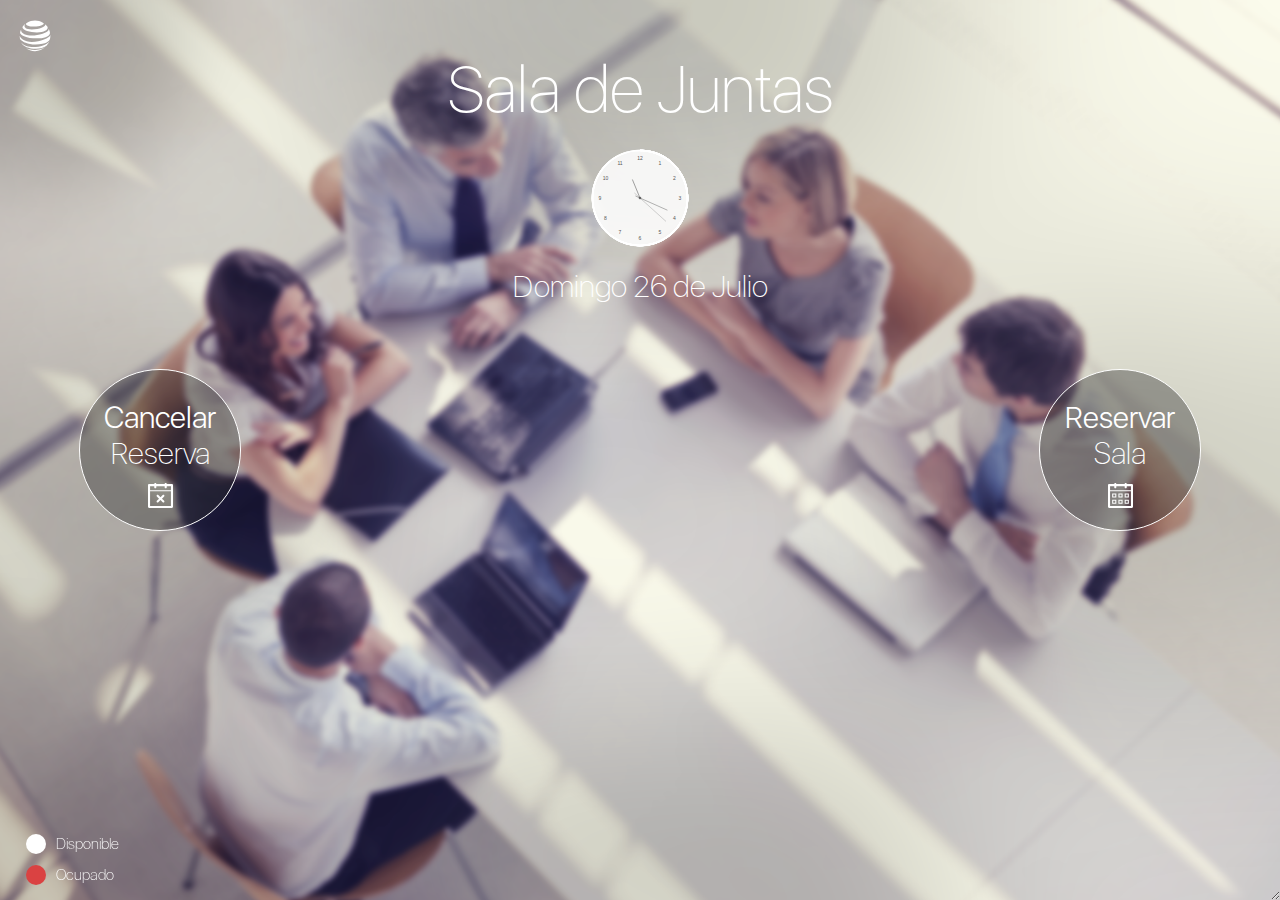
<file: Reserva/sala/index.html>
<!DOCTYPE html>
<html lang="es" ng-app="Hall">

<head>
    <meta charset="UTF-8">
    <title>Sala</title>

    <meta name="format-detection" content="telephone=no" />
    <meta name="msapplication-tap-highlight" content="no" />
    <meta name="apple-mobile-web-app-capable" content="yes" />
    <meta name="viewport" content="user-scalable=no, initial-scale=1, maximum-scale=1, minimum-scale=1, width=device-width, height=device-height" />

    <!-- References css -->
    <link rel="stylesheet" href="assets/css/normalize.css">
    <link rel="stylesheet" href="assets/css/main.style.css">


    <!-- modules -->
    <link rel="stylesheet" href="app/components/calendar/calendar.style.css">
    <link rel="stylesheet" href="app/components/home/home.style.css">
    <link rel="stylesheet" href="app/components/confirmacion/confirmacion.style.css">

    <!-- directives -->
    <link rel="stylesheet" href="app/shared/ng-calendar/ng-calendar.style.css">
    <link rel="stylesheet" href="app/shared/ng-alert/ng-alert.style.css">
    <link rel="stylesheet" href="app/shared/spin/assets/spin.style.css">

    <link rel="stylesheet" href="assets/css/main.style.temp.css">
</head>

<body ng-controller="AppController">

    <spin source="spinLabel" ng-show="spin"></spin>
    <div ng-view></div>

	<!-- References js -->
	<script src="assets/js/angular.min.js"></script>
    <script src="assets/js/angular-locale_es-mx.js"></script>
    
	<script src="assets/js/angular-route.min.js"></script>
    <script src="assets/js/angular-touch.min.js"></script>
	<script src="assets/js/raphael.min.js"></script>
	
    <script src="assets/js/util.js"></script>

	<script src="assets/libs/ng-autocomplete.js"></script>

	<!-- libs -->
	<script src="assets/libs/prototype.getweek.js"></script>
	<script src="assets/libs/prototype.isempty.js"></script>
    <script src="assets/libs/prototype.vash.js"></script>

    <script src="app/app.module.js"></script>
    <script src="app/app.controller.js"></script>
    <script src="app/app.router.js"></script>
   
    <!-- services -->
	<script src="app/shared/services/phone-provider.service.js"></script>
	<script src="app/shared/services/reservas.service.js"></script>
	
	<!-- filters -->
	<script src="app/shared/filters/titlecase.filter.js"></script>

	<!-- directives -->
	<script src="app/shared/ng-calendar/ng-calendar.directive.js"></script>
	<script src="app/shared/ng-alert/ng-alert.directive.js"></script>
	<script src="app/shared/ng-clock/ng-clock.directive.js"></script>
	<script src="app/shared/ng-clock/ng-clock.plugin.js"></script>
	<script src="app/shared/ng-chabe/chabe.directive.js"></script>
    <script src="app/shared/spin/spin.directive.js"></script>

    <script src="app/components/home/home.controller.js"></script>
    <script src="app/components/calendar/calendar.controller.js"></script>
    <script src="app/components/confirmacion/confirmacion.controller.js"></script>
    <script src="app/components/busqueda/busqueda.controller.js"></script>
    <script src="app/components/reservacion/reservacion.controller.js"></script>

</body>

</html>
</file>
<file: Reserva/sala/assets/css/main.style.css>
@font-face {
    font-family: 'Omnes Light';
    src: url('../font/SF-UI-Display-Light.otf') format('truetype')
}

@font-face {
    font-family: 'Omnes Thin';
    src: url('../font/SF-UI-Display-Thin.otf') format('truetype')
}

@font-face {
    font-family: 'Omnes Regular';
    src: url('../font/SF-UI-Display-Regular.otf') format('truetype')
}

@font-face {
    font-family: 'Omnes Medium';
    src: url('../font/SF-UI-Display-Medium.otf') format('truetype')
}




/*@font-face {
    font-family: 'Omnes Light';
    src: url('../font/Omnes_ATTW02Light.ttf') format('truetype')
}

@font-face {
    font-family: 'Omnes Regular';
    src: url('../font/Omnes_ATTW02.ttf') format('truetype')
}

@font-face {
    font-family: 'Omnes Medium';
    src: url('../font/Omnes_ATTW02Medium.ttf') format('truetype')
}*/

body {
    font-family: 'Omnes Thin', Arial;
    font-weight: 100;
    color: #333;
    font-size: 26px;
}

body,
*:not(input,textarea) {
    -webkit-user-select: none;
    -webkit-touch-callout: none;
    -webkit-tap-highlight-color: rgba(0, 0, 0, 0);
}


.medium {
    font-family: 'Omnes Regular';
    color: #333!important;
}
.medium::-webkit-input-placeholder {
    color: #747474!important;
    font-family: 'Omnes Light';
    opacity: 0.8;
}
.gray {
    color: #333!important;
}
.reservacion-input {
    margin-top: 23px!important;
}
.ng-alert .combo-input.reservacion-input input{
    padding-bottom: 5px!important;
}
ul {
    padding: 0;
    margin: 0;
    list-style: none;
}
::-webkit-input-placeholder {
   color: #747474;
}

b{
    font-family: 'Omnes Light', Arial;
    font-weight: 100;
}

.disable-select {
  -webkit-user-select: none;  
  -moz-user-select: none;    
  -ms-user-select: none;      
  user-select: none;
}

.transition-left{
      margin-left: -100%!important;
      transition: .5s;
}
.transition-right{
      margin-left: 200%!important;
      transition: .5s;
}


@media only screen 
  and (min-device-width: 320px) 
  and (max-device-width: 736px) 
  and (-webkit-min-device-pixel-ratio: 2)
  and (orientation: portrait) { 
      .ng-clock section.section-middle .section-button {
          position: absolute!important;
          bottom: 100px!important;
          width: 90px!important;
          height: 90px!important;
      }
      
      .ng-clock section.section-middle .section-button > div.section-buton-content {
          font-size: 14px!important;
      }
      
      .icon-tache,
      .icon-calendario {
          width: 20px!important;
          height: 20px!important;
          bottom: 13px!important;
          left: 35px!important;
      }
      
      .section-main-header {
          font-size: 36px!important;
          font-weight: 600!important;
      }
      
      .section-main {
          width: calc(100% - 40px)!important;
          position: absolute!important;
          left: 20px!important;
          height: auto!important;
      }
      
      div.section-button.left-button {
          left: 20px!important;
      }
      
      .ng-clock section.section-middle .section-button.right-button {
          left: calc(100% - 115px)!important;
      }
      
      .section-main-date {
          font-size: 25px!important;
          font-weight: 600!important;
      }
      
      div.ng-clock footer.section-footer {
          height: 70px !important;
          width: 100% !important;
      }
      
      .color-disponible {
          margin-top: 0!important;
      }
      
      .color-ocupado {
          margin-top: 0!important;
      }
      
      .section-footer ul li {
          width: 100%;
          float: left;
          padding-left: 20px;
          padding-bottom: 8px;
      }
      /*Calendario*/
      
      footer > .x-text {
          font-size: 14px !important;
          width: 135px !important;
          left: 20px !important;
          top: 10px !important;
          padding-top:5px;
      }
      
      footer > .hour {
          position: absolute !important;
          left: 20px;
          padding-left: 0 !important;
          font-size: 16px!important;
          top: 47px;
      }
      
      footer > .hour > span {
          font-size: 26px!important;
      }
      
      /*Predictivo*/
      .ng-alert > article.predictivo {
          padding-top: 130px!important;
          height: 450px!important;
      }
      .alert-date-day {
          font-size: 25px!important;
      }
      .alert-date-number {
          font-size: 45px!important;
      }
      .alert-date-month {
          font-size: 25px!important;
      }
      .alert-hour-number {
          font-size: 50px!important;
      }
      .alert-hour-time {
          font-size: 30px!important;
          margin-top: -14px!important;
      }
      .alert-center-word{
          font-size: 30px;
      }
      .ng-alert .alert-subtitle {
          font-size: 18px!important;
      }
      .combo-correo-nombre {
          height: 260px!important;
      }
      .button-right {
          top: 205px!important;
      }
      .resultados {
        position: absolute!important;
        top: 30px!important;
          height: 217px!important;
        background-image: url(../../assets/img/12_fondoblur.png);
          background-position-y: 390px;
        left: 20px!important;
        width: 100%!important;
          
      }
      .ng-alert > article.predictivo .combo-input.reservacion-input{
          position: absolute!important;
          top: 50px;
          width: 100%!important;
      }
      .ng-alert > article.predictivo .combo-input.reservacion-input.correo-electronico {
          top: 100px;
      }
      .combo-select {
        position: absolute;
        top: 100px;
        right: -30px;
      }
      .ng-alert > article > content .alert-content-section{
          width: 90%!important;
padding-left: 0px!important;
      }
      .ng-alert .combo-input.chabe-input {
          width: 90%!important;
      }
      .ng-alert > article.predictivo {
          top: 150px!important;
      }
      .ng-alert.ng-alert-ocuped > article {
          height: 483px!important;
      }
      .ng-alert-ocuped .alert-date-separator {
          display: none;
      }
}
</file>
<file: Reserva/sala/app/components/calendar/calendar.style.css>
calendar > a{
	position: absolute;
	text-decoration: none;
    color: #333;
}
calendar > a > .ico-back{
	height: 18px;
	width: 12px;
	position: absolute;
	left: 20px;
	top: 22px;
	z-index: 2px;
	background-size: 100% auto;
	background-repeat: no-repeat;
	background-image: url(../../../assets/img/08_izquierda.svg);
}

calendar > a > span{
	padding-left: 40px;
	font-size: 17px;
	line-height: 3.7;
}
</file>
<file: Reserva/sala/app/components/home/home.style.css>
.ng-clock {
    width: 100%;
    text-align: center;
    background-image: url(../../../assets/img/10_fondoreloj.png);
    background-size: cover;
    background-repeat: no-repeat;
    height: 100vh;
    margin: 0 auto;
    display: flex;
    justify-content: center;
    align-items: center;
    resize: both;
    overflow: auto;
}

svg {
    display: none;
}

svg:first-of-type {
    display: block;
}

#holder {
    height: 500px;
    width: 500px;
    color: white;
    margin: 0 auto;
}

.section-main {
    width: 50%;
    height: 100vh;
}

.section-main-header {
    font-size: 65px;
    font-weight: 100;
    color: #fff;
    margin: 50px auto 20px auto;
}

.section-main-date {
    font-size: 30px;
    font-weight: 100;
    color: #fff;
    margin: 20px auto;
}

.ng-clock section.section-middle {
    width: 25%;
    /*    background: red;*/
}

.ng-clock section.section-middle .section-button {
    margin: 0 auto;
    display: flex;
    justify-content: center;
    /*align-items: center;*/
    overflow: auto;
    width: 160px;
    height: 160px;
    background: rgba(44, 44, 44, 0.38);
    border-radius: 100px;
    border: 1px solid #fff;
    position: relative;
}

.section-button a {
    text-decoration: none;
    color: #fff;
}

.ng-clock section.section-middle .section-button > div.section-buton-content {
    color: #fff;
    font-size: 30px;
    padding: 10%;
    padding-top: 18%;
}

.ng-clock footer.section-footer {
    position: fixed;
    left: 0;
    bottom: 0;
    background: rgba(0, 0, 0, 0);
    color: #fff;
    margin: 1em;
    padding: 0;
    height: 50px!important;
}

.footer-element {
    font-size: 15px;
}

.logo-att {
    width: 40px;
    height: 40px;
    background: url(../../../assets/img/01_logoatt.svg);
    background-size: cover;
    position: absolute;
    top: 15px;
    left: 15px;
}

.icon-tache {
    width: 25px;
    height: 25px;
    background: url(../../../assets/img/iconocancelarreserva.svg);
    background-size: cover;
    position: absolute;
    bottom: 22px;
    left: 68px;
}

.icon-calendario {
    width: 25px;
    height: 25px;
    background: url(../../../assets/img/iconoapartarsala.svg);
    background-size: cover;
    position: absolute;
    bottom: 22px;
    left: 68px;
}

.color-disponible {
    width: 20px;
    height: 20px;
    background: white;
    float: left;
    margin-right: 10px;
    margin-top: 10px;
    border-radius: 10px;
}

.color-ocupado {
    width: 20px;
    height: 20px;
    background: #da4242;
    float: left;
    margin-right: 10px;
    margin-top: 10px;
    border-radius: 10px;
}


/*Laptops*/

@media screen and (min-device-width: 1200px) and (max-device-width: 1600px) and (-webkit-min-device-pixel-ratio: 1) {
    #holder {
        height: 100px;
        width: 100px;
        margin: 0 auto;
    }
}


/*iPad*/

@media only screen and (min-device-width: 768px) and (max-device-width: 1024px) and (orientation: portrait) and (-webkit-min-device-pixel-ratio: 1) {
    #holder {
        height: 400px;
        width: 400px;
        margin: 0 auto;
    }
}


/*iPhone Portrait*/

@media only screen and (min-device-width: 320px) and (max-device-width: 480px) and (-webkit-min-device-pixel-ratio: 2) and (orientation: portrait) {
    #holder {
        height: 300px;
        width: 300px;
        margin: 0 auto;
    }
}
</file>
<file: Reserva/sala/app/components/confirmacion/confirmacion.style.css>
.alert-date-separator-predictivo {
    width: 1px;
    height: 130px;
    position: absolute;
    left: 330px;
    top: 20px;
    background: #747474;
}

.ng-alert > article.predictivo {
    /*    height: 750px;*/
    width: 100%;
    background: rgba(255, 255, 255, 0);
    overflow: hidden;
    margin: 0 auto;
    position: absolute;
    top: 0;
    left: 0;
    margin-left: 0;
    padding-top: 170px;
    -webkit-transition: all ease 0.3s;
}

.ng-alert > article.predictivo.open {
    height: 750px;
}

.ng-alert > article.predictivo .combo-input {
    border-bottom: 1px solid #6a6a6a;
    margin: 25px auto 10px auto;
    width: 290px;
    position: relative;
    float: left;
    margin-right: 20px;
}

.ng-alert a > .ico-back {
    height: 18px;
    width: 12px;
    position: absolute;
    left: 20px;
    top: 22px;
    z-index: 2px;
    background-size: 100% auto;
    background-repeat: no-repeat;
    background-image: url(../../../assets/img/08_izquierda.svg);
}

.ng-alert a > span {
    padding-left: 45px;
    font-size: 20px;
    line-height: 3.2;
    position: absolute;
    left: 0px;
    top: 0px;
    color: #666;
}

.predice-resultado {
    color: #ffffff;
    text-transform: capitalize;
    font-weight: 200;
    text-align: left;
    padding-left: 10px
}

.resultados {
    overflow: auto;
    height: 417px;
    font-size: 20px;
    float: left;
}

.resultados ul li {}

.button-right {
    position: absolute;
    right: 20px;
    border: 0;
    border-radius: 3px;
    top: 50px;
    padding: 2px 20px 3px;
    color: rgb(255, 255, 255);
    font-size: 25px;
    -webkit-appearance: none;
    font-family: 'Omnes Light', Arial;
    background: rgb(36, 139, 193);
    letter-spacing: 2px;
}

.ng-alert .regresar-predictivo a > span {
    padding-left: 40px;
    font-size: 17px;
    line-height: 2.9;
    position: absolute;
    left: 0px;
    top: 7px;
    color: #333;
}

.plugin-selectbox {
    width: 190px;
    height: 35px;
    display: inline-block;
    background: #d9d9d9;
    vertical-align: bottom;
    border: 1px solid #747474;
    margin-top: 2px;
    margin-left: 5px;
    font-size: 20px;
    line-height: 35px;
    padding-left: 10px;
    position: relative;
}

.plugin-selectbox-flecha {
    position: absolute;
    border-left: 1px solid #747474;
    width: 30px;
    right: 0;
    top: 0;
    display: block;
    height: 100%;
    background: url(../../../assets/img/13_flechitaabajo.svg);
    background-size: 20px;
    background-repeat: no-repeat;
    background-position: 5px;
}

.ng-alert > article.predictivo .combo-input.correo-electronico {
    width: 180px;
    float: left;
    margin-right: 20px;
}

.combo-select {
    width: 240px;
    float: left;
    text-align: left;
    margin-top: 20px;
}

.combo-correo-nombre {
    height: 85px!important;
}

.plugin-elements {
    display: none;
    background: #d9d9d9;
    position: absolute;
    left: -1px;
    border: 1px solid #747474;
    width: 159px;
    padding-left: 10px
}

.plugin-elements.open {
    display: block;
}

.on-confirm {
    background-color: rgb(200, 200, 200);
}


/* UPDATE */

.header-busqueda {
    height: 85px !important;
    position: absolute;
    width: 100%;
    left: 0;
    top: 80px;
}

.chabe-title {
    margin: 0;
    font-weight: 200;
    font-family: 'Omnes Regular';
    color: #333 !important;
}

.chabe-input {
    width: 440px!important;
    position: relative;
}

.chabe-resultados {
    width: 440px !important;
    margin: -25px auto 25px;
    color: #4A4A4A !important;
    font-size: 17px !important;
    font-family: 'Omnes Regular';
    text-align: left;
    background: #D8D8D8;
    overflow-x: hidden;
    overflow-y: auto;
    height: 160px;
}

.chabe-resultados ul {}

.chabe-resultados ul li {
    padding: 5px;
    border-bottom: 1px solid #979797;
}

.chabe-clear {
    position: absolute;
    width: 14px;
    height: 14px;
    background-image: url(../../../assets/img/26_TACHE_SMALL_gris.svg);
    background-repeat: no-repeat;
    background-size: cover;
    right: 0;
    top: 10px;
}

.chabe-input > input {
    font-size: 23px!important;
    padding-bottom: 5px !important;
    text-align: left;
    padding: 0;
    padding-left: 0!important;
    border: 0;
    background: none;
    font-family: 'Omnes Light';
    color: #333 !important;
    width: 100%;
}

.chabe-input > input::-webkit-input-placeholder {
    color: #747474 !important;
}

.ng-alert > article.predictivo {
    /*    height: 750px;*/
    width: 100%;
    background: rgba(255, 255, 255, 0);
    overflow: hidden;
    margin: 0 auto;
    position: absolute;
    top: 300px;
    left: 0;
    margin-left: 0;
    padding-top: 0;
    -webkit-transition: all ease 0.3s;
}

.chabe-footer {
    position: absolute!important;
    bottom: 0!important;
    right: 0!important;
    background-color: rgba(255, 255, 255, 0)!important;
}

section.motivo-junta {
    color: black;
    font-size: 20px;
    font-weight: bold;
}

section.motivo-junta > div > span {
    font-weight: lighter;
}
</file>
<file: Reserva/sala/app/shared/ng-calendar/ng-calendar.style.css>
.ng-calendar{
	width: 100%;
	text-align: center;
	background-image: url(../../../assets/img/12_fondoblur.png);
	background-size: cover;
	background-repeat: no-repeat;
}
.ng-calendar > .header{
	height: 85px;
	width: inherit;
	line-height: 3;
	background-color: rgb(249,249,249);
	font-size: 30px;
}
.ng-calendar > .header-days{
	height: 63px;
	width: inherit;
	line-height: 2.6;
	background-color: rgb(249,249,249);
	margin-top: 3px;
	font-size: 25px;
	position: relative;
}
.ng-calendar > .header-days i.ico{
	height: 30px;
	width: 20px;
	position: absolute;
	top: 15px;
	background-size: 100% auto;
	background-repeat: no-repeat;
	display: block;
	cursor: pointer;
}
.ng-calendar > .header-days i.ico.disable{
	opacity: .2;
	cursor: default;
}
.ng-calendar > .header-days i.ico.ico-back{
	left: 2%;
	background-image: url(../../../assets/img/08_izquierda.svg);
}
.ng-calendar > .header-days i.ico.ico-forw{
	right: 2%;
	background-image: url(../../../assets/img/07_derecha.svg);
}
.ng-calendar > .header-days > ul{
	width: 92%;
	height: inherit;
	margin: auto 4% auto 4%;
}
.ng-calendar > .header-days > ul > li{
	width: 20%;
	height: inherit;
	float: left;
	overflow:hidden;
    white-space:nowrap;
    text-overflow: ellipsis;
}

.ng-calendar > .header-days > ul > li.today{
	font-family: 'Omnes Regular';
}
.ng-calendar > .header-days > ul > li.today > div{
	line-height: 1;
	margin-top: -20px;
	font-size: 14px;
}

.ng-calendar > .header-days > ul > li.last-day {
    color: rgb(200,200,200);
}
.ng-calendar > .hours{
	width: 92%;
	height: auto;
	margin-top: 15px;
	line-height: 1.8;
	margin-left: 4%;
	margin-right: 4%;
	font-size: 18px;
	overflow: auto;
}
.ng-calendar > .hours > ul{
	height: 100%;
	width: 18%;
	position: relative;
	margin: auto 1% auto 1%;
	float: left;
}
.ng-calendar > .hours > ul > li{
	width: 100%;
	margin: 0 1% 0 1%;
	height: 7.69%;
	position: relative;
	color: rgb(255,255,255);
}
.ng-calendar > .hours > ul > li > div{
	position: absolute;
	left: 0;
	right: 0;
	top: 4px;
	bottom: 4px;
	border: 2px solid rgba(255,255,255,.7);
	border-radius: 2px;
	cursor: pointer;
	font-size: 18px;
    line-height: 2.5;
    background-color: rgba(255,255,255,.2);
	background-size: 22px 22px;
	background-position: center;
	background-repeat: no-repeat;
}
.ng-calendar > .hours > ul > li > div > span{
	font-size: 14px;
}
.ng-calendar > .hours > ul > li > div.reserved{
	top: 0;
	bottom: 0;
	background-color: rgb(220,0,0);
	border:0;
	border-radius: 0;
	background-image: url(../../../assets/img/05_ocupado.svg);
    background-position-x: 140px;
}
.ng-calendar > .hours > ul > li > div.selected{
	top: 0;
	bottom: 0;
	/*background-color: rgb(148, 191, 55);*/
    line-height: 36px;
	border:0;
	border-radius: 0;
	background-image: url(../../../assets/img/06_seleccion.svg);
    background-position-x: 140px;
}



.ng-calendar > .hours > ul > li > div.out{
	top: 0;
	bottom: 0;
	background-color: rgba(200,200,200,.7);
	border:0;
	border-radius: 0;
	background-image: url(../../../assets/img/05_ocupado.svg);
    background-position-x: 140px;
}
.ng-calendar > .hours > ul > li > div.past{
	background-color: rgba(255,255,250,.6);
	border:0;
	border-radius: 0;
    line-height: 27px;
}

.ng-calendar > .hours > ul > li > div.alone{
	top: 6px;
	bottom: 4px;
}

.ng-calendar > .hours > ul > li > div.selected.alone {
    line-height: 25px!important;
}

footer {
	margin-top: 24px;
	padding-left: 30px;
	background-color: rgb(255,255,255);
	text-align: left;
	height: 90px;
	position: relative;
}
footer > .x-text{
    vertical-align: super;
    font-size: 25px;
    color: #666;
    position: absolute;
    left: 40px;
    top:30px;
}
footer > .hour{
    font-size: 28px;
    line-height: 1.6;
    padding-left: 370px;
    color: #666;
}
footer > .hour > span{
    font-size: 48px;
    color: #333;
}

footer > button{
	border: 0;
	float: right;
	margin-top: 20px;
	margin-right: 30px;
	padding: 12px;
	padding-bottom: 8px;
	padding-left: 40px;
	padding-right: 40px;
	color: rgb(255,255,255);
	border-radius: 3px;
	font-size: 25px;
	-webkit-appearance: none;
	font-family: 'Omnes Light', Arial;
	background-color: rgb(36, 139, 193);
	letter-spacing: 2px;
	font-weight: 200px;
}

footer > button.on-reserve{
	background-color: rgb(200,200,200);
}


/* @media */
@media (max-height: 1200px) {
  .ng-calendar > .hours > ul > li > div {
    /*font-size: 18px;*/
    /*line-height: 3.5;*/
  }
  .ng-calendar > .hours > ul > li > div > span {
    /*font-size: 14px;*/
  }
}
@media (max-height: 1100px) {
  .ng-calendar > .hours > ul > li > div {
    /*font-size: 18px;
    line-height: 2.5;
*/  }
  .ng-calendar > .hours > ul > li > div > span {
    font-size: 14px;
  }
}
@media (max-height: 1000px) {
  .ng-calendar > .hours > ul > li > div {
    /*font-size: 18px;
    line-height: 2;*/
  }
  .ng-calendar > .hours > ul > li > div > span {
    font-size: 14px;
  }
}
@media (max-height: 800px) {
  .ng-calendar > .hours > ul > li > div {
    font-size: 16px;
    line-height: 1.6;
  }
  .ng-calendar > .hours > ul > li > div > span {
    font-size: 12px;
  }
}
@media (max-height: 700px) {
  .ng-calendar > .hours > ul > li > div {
    font-size: 11px;
	line-height: 1.7;  
	}
  .ng-calendar > .hours > ul > li > div > span {
    font-size: 12px;
  }
}
@media (max-height: 600px) {
  .ng-calendar > .hours > ul > li > div {
    font-size: 10px;
    line-height: 1;
  }
  .ng-calendar > .hours > ul > li > div > span {
    font-size: 8px;
  }
}
@media (max-height: 500px) {
  .ng-calendar > .hours > ul > li > div {
    font-size: 0;
  }
  .ng-calendar > .hours > ul > li > div > span {
    font-size: 0;
  }
}


@media (max-width: 1000px) {
	.ng-calendar > .header-days{
	  	font-size: 18px;
	  	line-height: 2.2;
	  }
	  footer > .x-text{
	    vertical-align: super;
	    font-size: 32px;
	}
}
@media (max-width: 800px) {
	.ng-calendar > .header-days{
	  	font-size: 16px;
	  	line-height: 2.5;
	  }
	  footer {
	    font-size: 18px;
	  }
}
@media (max-width: 700px) {
	  footer {
	    font-size: 14px;
	  }
}
@media (max-width: 600px) {
	.ng-calendar > .header-days{
	  	font-size: 14px;
	  	line-height: 4;
	  }
	footer {
	    font-size: 0;
	  }
}
@media (max-width: 500px) {
	.ng-calendar > .header-days{
	  	font-size: 12px;
	  	line-height: 5;
	}
	.ng-calendar footer > .hour{
	    line-height: 1;
	}
	.ng-calendar footer > .x-text{
		padding-top: 7px;
		line-height: 1;
	}
}
</file>
<file: Reserva/sala/app/shared/ng-alert/ng-alert.style.css>
.ng-alert {
    width: 100%;
    text-align: center;
    background-image: url(../../../assets/img/11_fondoblurconfirmacion.png);
    background-size: cover;
    background-repeat: no-repeat;
    height: 100vh;
    margin: 0 auto;
    display: flex;
    justify-content: center;
    align-items: center;
    resize: both;
    color: #fff
}

.ng-alert > article {
    height: 453px;
    width: 413px;
    background: rgba(255, 255, 255, 0.98);
    overflow: hidden;
    margin: 0 auto;
    position: relative;
}

.ng-alert.ng-alert-ocuped > article {
    height: 473px;
    width: 443px;
}

.ng-alert.ng-alert-reserved > article {
    height: 390px;
}

.ng-alert.cancel > article {
    height: 300px;
    width: 413px;
    background: rgba(255, 255, 255, 0.98);
    overflow: hidden;
    margin: 0 auto;
    position: relative;
}

.ng-alert > article > header {
    background-color: #0a83d2;
    padding: 13px;
    font-size: 30px;
}

.ng-alert > article > content {}

.ng-alert > article > content .alert-content-section {
    width: 90%;
    margin: 18px auto;
    color: #000;
    min-height: 60px;
    position: relative;
}

.ng-alert > article > content .alert-content-section figure {
    float: left;
}

.ng-alert > article > content figure.alert-picture {
    width: 70px;
    height: 70px;
    overflow: hidden;
    margin: 0px 17px;
    display: inline-block;
    vertical-align: top;
    border-radius: 80px;
    margin-left: 30px;
}

.ng-alert.ng-alert-ocuped > article > content figure.alert-picture {
    margin-left: 73px;
}

.ng-alert .alert-text-picture {
    font-size: 20px;
    margin-top: 14px;
    display: inline-block;
    width: 250px;
}

.ng-alert.ng-alert-ocuped p.alert-text-picture {
    width: 210px;
}

.alert-text-picture.large {
    margin-top: 0px;
}

.alert-picture > img {
    max-width: 100%;
    height: auto;
    width: auto;
}

.alert-picture > img.landscape {
    max-width: none;
    max-height: 100%;
    /*margin-left: -10px;*/
}

.ng-alert > article > footer {
    background-color: rgba(0, 0, 0, 0);
    color: #0093ff;
    border-top: 1px solid rgb(36, 139, 193);
    padding: 0;
    bottom: 0;
    left: 0;
    height: auto;
    margin-top: 27px;
    position: absolute;
    width: 100%;
}

.ng-alert > article > footer > button {
    border: 0;
    padding: 0px;
    padding-left: 0px;
    padding-right: 0px;
    width: 100%;
    height: 50px;
    background-color: rgb(255, 255, 255);
    color: rgb(36, 139, 193);
    border-radius: 0px;
    float: right;
    margin-top: 0px;
    margin-right: 0px;
    font-size: 20px;
    outline: none;
    font-family: Helvetica;
}

.ng-alert.cancel > article > footer.cancel > button {
    border: 0;
    padding: 0px;
    padding-left: 0px;
    padding-right: 0px;
    width: 50%;
    height: 50px;
    background-color: rgb(255, 255, 255);
    color: rgb(36, 139, 193);
    border-radius: 0px;
    float: right;
    margin-top: 0px;
    margin-right: 0px;
    font-size: 20px;
    outline: none;
    font-family: Helvetica;
}

.alert-text-message {
    width: 90%;
    margin: 0 auto;
    margin-top: -10px;
}

.text-left {
    text-align: left;
}

.ng-alert p {
    font-size: 23px;
    font-weight: 200;
}

.ng-alert p.alert-code {
    font-size: 50px;
    margin: 13px;
    margin-bottom: 0;
}

.ng-alert i.alert-note {
    font-size: 15px;
    margin: 13px;
    font-weight: 200;
}

.ng-alert .alert-subtitle {
    margin: 0;
}

.ng-alert .alert-subtitle-cancelled {
/*    margin: 40px 0 0 0;*/
}

.ng-alert .combo-input {
    border-bottom: 1px solid #6a6a6a;
    margin: 25px auto;
    width: 55%;
}

.ng-alert .combo-input input {
    text-align: center;
    padding: 0;
    padding-left: 10px;
    border: 0;
    background: none;
    color: #3E3E3E;
    width: 100%;
}
.ng-alert .combo-input input#codigoReserva {
    text-align: center;
    padding: 0;
}

.ng-alert .combo-input input:focus {
    outline: 0;
}

.button-separator {
    width: 1px;
    background: rgb(36, 139, 193);
    position: absolute;
    left: 50%;
    height: 52px;
}

.ng-alert .alert-date {
    width: 220px;
    display: inline-block;
    vertical-align: top;
}

.ng-alert.ng-alert-ocuped .alert-date {
    width: 160px;
}

.alert-date-day {
    font-size: 45px;
}

.ng-alert-ocuped .alert-date-day {
    font-size: 36px;
}

.alert-date-number {
    font-size: 75px;
    margin-top: -13px
}

.ng-alert-ocuped .alert-date-number {
    font-size: 60px;
}

.alert-date-month {
    font-size: 35px;
    margin-top: -18px
}

.ng-alert-ocuped .alert-date-month {
    font-size: 28px;
}

.ng-alert .alert-hour-combo {
    width: 500px;
    display: inline-block;
}

.ng-alert.ng-alert-ocuped .alert-hour-combo {
    width: 230px;
}

.alert-hour {
    width: 20%;
    display: inline-block;
}

.alert-center-word {
    width: 40px;
    display: inline-block;
    height: 130px;
    line-height: 130px;
    vertical-align: middle;
    font-size: 35px;
}

.alert-hour {
    width: 200px;
    display: inline-block;
    height: 80px;
    vertical-align: top;
}

.ng-alert.ng-alert-ocuped .alert-hour {
    width: 80px;
}

.alert-hour-number {
    font-size: 70px;
}

.ng-alert-ocuped .alert-hour-number {
    font-size: 28px;
}

.alert-date-separator {
    width: 1px;
    height: 130px;
    position: absolute;
    left: 163px;
    top: 200px;
    background: #B5B5B5;
}

.ng-alert-ocuped .alert-date-separator {
    left: 175px;
    top: -10px;
}

.alert-hour-time {
    font-size: 50px;
    margin-top: 0px;
}

.ng-alert-ocuped .alert-hour-time {
    font-size: 40px;
}


/*ml.martin*/

.ng-alert-predictivo {
    position: absolute;
    top: 0;
    left: 0;
    right: 0;
    bottom: 0;
    z-index: 5;
    background: url(../../../assets/img/11_fondoblurconfirmacion.png);
    background-size: cover;
}

.ng-alert-reserved {
    position: fixed;
    top: 0;
    left: 0;
    right: 0;
    bottom: 0;
    z-index: 5;
}

.ng-alert-ocuped {
    position: fixed;
    top: 0;
    left: 0;
    right: 0;
    bottom: 0;
    z-index: 5;
}

.alert-text-picture > span {
    font-weight: bold;
}
.codigo-error {
    color: #ef0000!important;
}
</file>
<file: Reserva/sala/app/shared/spin/assets/spin.style.css>
.content-cons-spin{
  width: 100%;
  height: 100px;
  position: relative;
}
.content-cons-spin > spin{
  background-color: rgba(0,0,0,.2);
  position: absolute;
  z-index: 1;
}

.update-cons-spin{
  position: absolute;
  right: 10px;
  top: 5px;
  height: 40px;
  width: 40px;
}
.update-val-cons-spin{
  position: absolute;
  right: 90px;
  top: 63px;
  height: 40px;
  width: 40px;
}
.update-val-cons-spin.update-chart{
  right: 50%;
  margin-right: -20px;
  top: 70px;
}
spin{
  display: block;
  position: fixed;
  left: 0;
  right: 0;
  top:0;
  bottom: 0;
  background-color: rgba(0,0,0,.7);
  z-index: 20;
}
.update-cons-spin > spin{
  background-color: transparent;
  position: absolute;
  z-index: 1;
}
.update-val-cons-spin > spin{
  background-color: transparent;
  position: absolute;
  z-index: 1;
}

.sk-fading-circle {
  width: 40px;
  height: 40px;
  position: absolute;
  top: 50%;
  left: 50%;
  margin-top: -7px;
  margin-left: -20px;
}

.update-cons-spin .sk-fading-circle {
  width: 20px;
  height: 20px;
  position: absolute;
  top: 50%;
  left: 50%;
  margin-top: -10px;
  margin-left: -10px;
}
.update-val-cons-spin .sk-fading-circle {
  width: 20px;
  height: 20px;
  position: absolute;
  top: 50%;
  left: 50%;
  margin-top: -10px;
  margin-left: -10px;
}

.sk-fading-circle .sk-circle {
  width: 100%;
  height: 100%;
  position: absolute;
  left: 0;
  top: 0;
}

.sk-fading-circle .sk-circle:before {
  content: '';
  display: block;
  margin: 0 auto;
  width: 15%;
  height: 15%;
  background-color: #fff;
  border-radius: 100%;
  -webkit-animation: sk-circleFadeDelay 1.2s infinite ease-in-out both;
          animation: sk-circleFadeDelay 1.2s infinite ease-in-out both;
}

.update-cons-spin .sk-fading-circle .sk-circle:before {
  background-color: #666;
}
.update-val-cons-spin .sk-fading-circle .sk-circle:before {
  background-color: #666;
}

.sk-fading-circle .sk-circle2 {
  -webkit-transform: rotate(30deg);
      -ms-transform: rotate(30deg);
          transform: rotate(30deg);
}
.sk-fading-circle .sk-circle3 {
  -webkit-transform: rotate(60deg);
      -ms-transform: rotate(60deg);
          transform: rotate(60deg);
}
.sk-fading-circle .sk-circle4 {
  -webkit-transform: rotate(90deg);
      -ms-transform: rotate(90deg);
          transform: rotate(90deg);
}
.sk-fading-circle .sk-circle5 {
  -webkit-transform: rotate(120deg);
      -ms-transform: rotate(120deg);
          transform: rotate(120deg);
}
.sk-fading-circle .sk-circle6 {
  -webkit-transform: rotate(150deg);
      -ms-transform: rotate(150deg);
          transform: rotate(150deg);
}
.sk-fading-circle .sk-circle7 {
  -webkit-transform: rotate(180deg);
      -ms-transform: rotate(180deg);
          transform: rotate(180deg);
}
.sk-fading-circle .sk-circle8 {
  -webkit-transform: rotate(210deg);
      -ms-transform: rotate(210deg);
          transform: rotate(210deg);
}
.sk-fading-circle .sk-circle9 {
  -webkit-transform: rotate(240deg);
      -ms-transform: rotate(240deg);
          transform: rotate(240deg);
}
.sk-fading-circle .sk-circle10 {
  -webkit-transform: rotate(270deg);
      -ms-transform: rotate(270deg);
          transform: rotate(270deg);
}
.sk-fading-circle .sk-circle11 {
  -webkit-transform: rotate(300deg);
      -ms-transform: rotate(300deg);
          transform: rotate(300deg); 
}
.sk-fading-circle .sk-circle12 {
  -webkit-transform: rotate(330deg);
      -ms-transform: rotate(330deg);
          transform: rotate(330deg); 
}
.sk-fading-circle .sk-circle2:before {
  -webkit-animation-delay: -1.1s;
          animation-delay: -1.1s; 
}
.sk-fading-circle .sk-circle3:before {
  -webkit-animation-delay: -1s;
          animation-delay: -1s; 
}
.sk-fading-circle .sk-circle4:before {
  -webkit-animation-delay: -0.9s;
          animation-delay: -0.9s; 
}
.sk-fading-circle .sk-circle5:before {
  -webkit-animation-delay: -0.8s;
          animation-delay: -0.8s; 
}
.sk-fading-circle .sk-circle6:before {
  -webkit-animation-delay: -0.7s;
          animation-delay: -0.7s; 
}
.sk-fading-circle .sk-circle7:before {
  -webkit-animation-delay: -0.6s;
          animation-delay: -0.6s; 
}
.sk-fading-circle .sk-circle8:before {
  -webkit-animation-delay: -0.5s;
          animation-delay: -0.5s; 
}
.sk-fading-circle .sk-circle9:before {
  -webkit-animation-delay: -0.4s;
          animation-delay: -0.4s;
}
.sk-fading-circle .sk-circle10:before {
  -webkit-animation-delay: -0.3s;
          animation-delay: -0.3s;
}
.sk-fading-circle .sk-circle11:before {
  -webkit-animation-delay: -0.2s;
          animation-delay: -0.2s;
}
.sk-fading-circle .sk-circle12:before {
  -webkit-animation-delay: -0.1s;
          animation-delay: -0.1s;
}

@-webkit-keyframes sk-circleFadeDelay {
  0%, 39%, 100% { opacity: 0; }
  40% { opacity: 1; }
}

@keyframes sk-circleFadeDelay {
  0%, 39%, 100% { opacity: 0; }
  40% { opacity: 1; } 
}


spin span{
  color: rgb(250, 250, 250);
  position: absolute;
  width: 100%;
  display: block;
  top: 50%;
  margin-top: 50px;
  text-align: center;
  font-size: 22px;
}
</file>
<file: Reserva/sala/assets/css/main.style.temp.css>
@media (max-width: 400px) {
	calendar > a > .ico-back { 
		top: 35px;
	}
	calendar > a > span {
		display: none;
	}

	.ng-calendar > .header-days{
  		font-size: 11px;
  		line-height: 5.8;
	}
	calendar footer > .x-text {
		font-size: 16px;
		width: 20%;
		float: left;
	}
}
</file>
